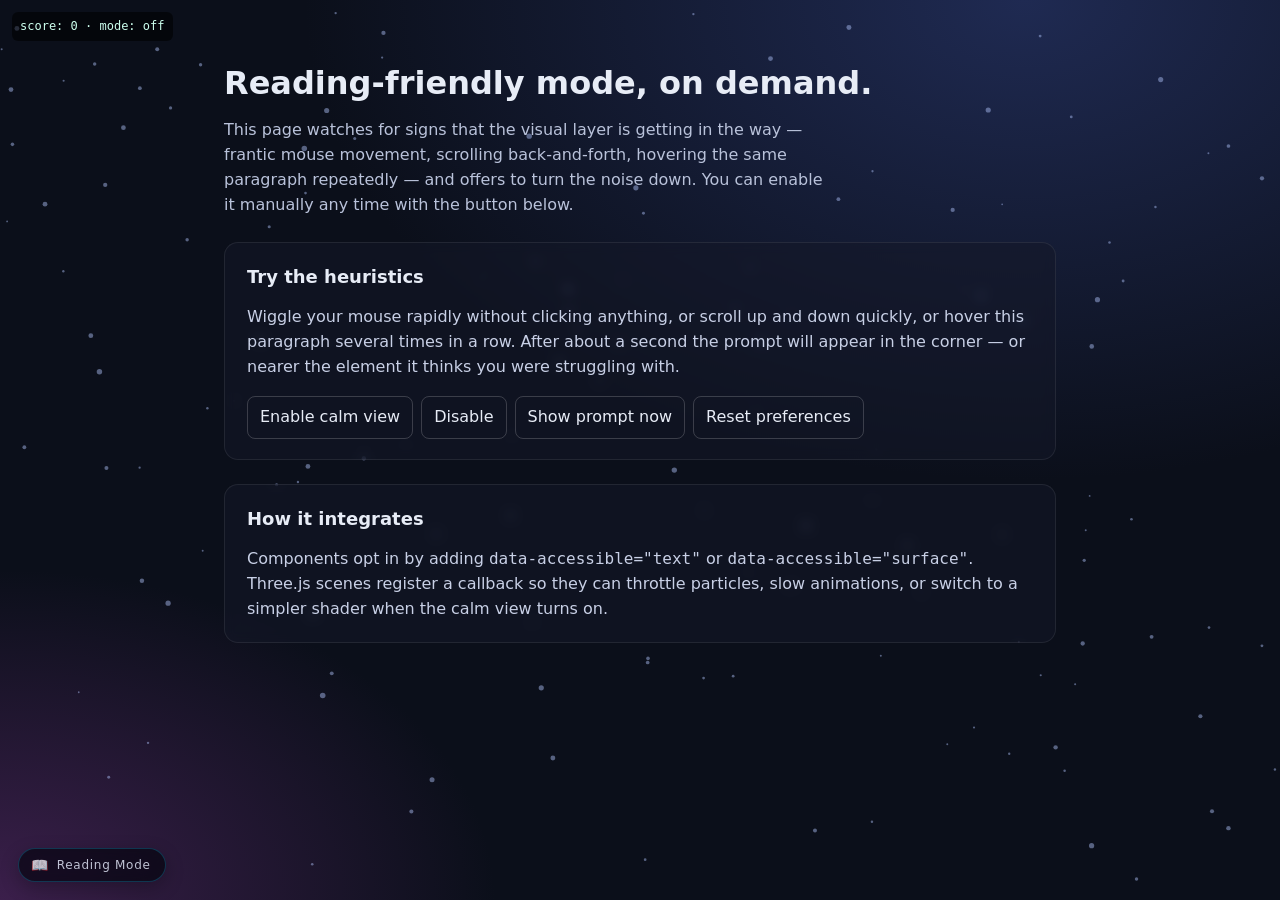
<file: accessibility-demo/index.html>
<!doctype html>
<html lang="en">
<head>
  <meta charset="utf-8" />
  <meta name="viewport" content="width=device-width, initial-scale=1" />
  <title>Adaptive Accessibility Layer — Demo</title>

  <!--
    Drop-in integration example.

    The accessibility layer is composed of two files (in this project they
    live under /assets/{css,js}/). The relative paths below assume this
    demo lives one level deep — adjust if you reorganize.
  -->
  <link rel="stylesheet" href="../assets/css/accessibility.css" />

  <style>
    /* Demo-only styles — your app's real styles go elsewhere. */
    :root { color-scheme: dark; }
    * { box-sizing: border-box; }
    html, body { margin: 0; padding: 0; }
    body {
      font: 16px/1.55 system-ui, -apple-system, "Segoe UI", Roboto, Inter, Arial, sans-serif;
      color: #e7ecf6;
      background:
        radial-gradient(1200px 800px at 80% 0%, #1f2a52 0%, transparent 60%),
        radial-gradient(900px 600px at 0% 100%, #3b1f4b 0%, transparent 55%),
        #0b0f1a;
      min-height: 100vh;
    }

    .stage {
      position: relative;
      max-width: 880px;
      margin: 0 auto;
      padding: 64px 24px 96px;
    }

    /* Animated decorative canvas — stand-in for a real Three.js scene. */
    #three-canvas {
      position: fixed;
      inset: 0;
      width: 100%;
      height: 100%;
      z-index: -1;
      transition: filter 220ms ease, opacity 220ms ease;
    }

    h1 { font-size: 32px; line-height: 1.2; margin: 0 0 8px; }
    .lede { color: #b9c2da; max-width: 60ch; }

    .card {
      background: rgba(20, 24, 40, 0.55);
      border: 1px solid rgba(255, 255, 255, 0.08);
      border-radius: 14px;
      padding: 20px 22px;
      margin: 24px 0;
      backdrop-filter: blur(6px);
    }

    .card h2 { margin-top: 0; font-size: 18px; }
    .card p  { color: #c8d0e6; margin: 8px 0 0; }

    .controls {
      display: flex;
      gap: 8px;
      flex-wrap: wrap;
      margin-top: 16px;
    }
    .btn {
      appearance: none;
      border: 1px solid rgba(255, 255, 255, 0.18);
      background: transparent;
      color: #e7ecf6;
      padding: 8px 12px;
      border-radius: 8px;
      font: inherit;
      cursor: pointer;
    }
    .btn:hover { border-color: #6c8cff; }
    .btn:focus-visible { outline: 3px solid #6c8cff; outline-offset: 2px; }

    .debug {
      position: fixed;
      top: 12px;
      left: 12px;
      font: 12px/1.4 ui-monospace, Menlo, Consolas, monospace;
      background: rgba(0, 0, 0, 0.55);
      color: #cfe;
      padding: 6px 8px;
      border-radius: 6px;
      pointer-events: none;
      z-index: 5;
    }
  </style>
</head>

<body>
  <!--
    PLACEHOLDER for a Three.js canvas. In the real app this is whatever the
    Three renderer attaches to. We tag it with `data-accessible="three-canvas"`
    so accessibility.css can dim/desaturate it in reduced-noise mode.

    For real performance gains (not just visual calming), the scene
    registers itself with `A11y.register(...)` in the script below to
    cut particle counts, animation speed, and shader load.
  -->
  <canvas id="three-canvas" data-accessible="three-canvas"
          data-accessible-motion="decorative"
          aria-hidden="true"></canvas>

  <main class="stage">
    <h1 data-accessible="text">Reading-friendly mode, on demand.</h1>

    <p class="lede" data-accessible="text">
      This page watches for signs that the visual layer is getting in the
      way — frantic mouse movement, scrolling back-and-forth, hovering the
      same paragraph repeatedly — and offers to turn the noise down. You
      can enable it manually any time with the button below.
    </p>

    <!-- Surface that responds to the mode flag (loses its glassy bg). -->
    <section class="card" data-accessible="surface">
      <h2 data-accessible="text">Try the heuristics</h2>
      <p data-accessible="text">
        Wiggle your mouse rapidly without clicking anything, or scroll up
        and down quickly, or hover this paragraph several times in a row.
        After about a second the prompt will appear in the corner — or
        nearer the element it thinks you were struggling with.
      </p>
      <div class="controls">
        <button class="btn" type="button" id="btn-enable">Enable calm view</button>
        <button class="btn" type="button" id="btn-disable">Disable</button>
        <button class="btn" type="button" id="btn-prompt">Show prompt now</button>
        <button class="btn" type="button" id="btn-reset">Reset preferences</button>
      </div>
    </section>

    <section class="card" data-accessible="surface">
      <h2 data-accessible="text">How it integrates</h2>
      <p data-accessible="text">
        Components opt in by adding <code>data-accessible="text"</code> or
        <code>data-accessible="surface"</code>. Three.js scenes register a
        callback so they can throttle particles, slow animations, or
        switch to a simpler shader when the calm view turns on.
      </p>
    </section>
  </main>

  <!-- Tiny debug readout so reviewers can see the score climb in real time. -->
  <div class="debug" id="debug">score: 0 · mode: off</div>

  <!-- Accessibility layer — must come after target DOM exists, or be
       deferred. It boots on DOMContentLoaded either way. -->
  <script src="../assets/js/accessibility.js" defer></script>

  <script defer>
    /* ----------------------------------------------------------------
       Demo glue: faux Three.js scene + manual controls + debug readout.
       In a real app the Three.js block would be your renderer and the
       A11y.register hook is where you'd reduce particle counts, etc.
       ---------------------------------------------------------------- */
    document.addEventListener('DOMContentLoaded', () => {
      // -------- Faux Three.js animation on the canvas (2D for demo) -----
      const canvas = document.getElementById('three-canvas');
      const ctx = canvas.getContext('2d');
      let particles = [];
      let speedScale = 1;
      let particleCount = 140;

      function resize() {
        canvas.width = window.innerWidth * devicePixelRatio;
        canvas.height = window.innerHeight * devicePixelRatio;
      }
      resize();
      window.addEventListener('resize', resize);

      function rebuildParticles() {
        particles = Array.from({ length: particleCount }, () => ({
          x: Math.random() * canvas.width,
          y: Math.random() * canvas.height,
          vx: (Math.random() - 0.5) * 0.6 * devicePixelRatio,
          vy: (Math.random() - 0.5) * 0.6 * devicePixelRatio,
          r: (Math.random() * 2 + 0.8) * devicePixelRatio,
        }));
      }
      rebuildParticles();

      function loop() {
        ctx.clearRect(0, 0, canvas.width, canvas.height);
        for (const p of particles) {
          p.x += p.vx * speedScale;
          p.y += p.vy * speedScale;
          if (p.x < 0 || p.x > canvas.width)  p.vx *= -1;
          if (p.y < 0 || p.y > canvas.height) p.vy *= -1;
          ctx.beginPath();
          ctx.arc(p.x, p.y, p.r, 0, Math.PI * 2);
          ctx.fillStyle = 'rgba(180, 200, 255, 0.45)';
          ctx.fill();
        }
        requestAnimationFrame(loop);
      }
      loop();

      // -------- Register with the accessibility layer ------------------
      // Wait a tick so window.A11y is defined (accessibility.js boots on
      // DOMContentLoaded too, so this fires after).
      queueMicrotask(() => {
        if (!window.A11y) return;
        window.A11y.register({
          onEnable() {
            // Real Three.js wins:
            //   scene.fog.density *= 0.5
            //   particles.material.opacity = 0.2
            //   renderer.setPixelRatio(1)
            //   composer.removePass(bloomPass)
            speedScale = 0.25;
            particleCount = 35;
            rebuildParticles();
          },
          onDisable() {
            speedScale = 1;
            particleCount = 140;
            rebuildParticles();
          },
        });
      });

      // -------- Manual controls ---------------------------------------
      const $ = (id) => document.getElementById(id);
      $('btn-enable').addEventListener('click',  () => window.A11y && A11y.enable());
      $('btn-disable').addEventListener('click', () => window.A11y && A11y.disable());
      $('btn-prompt').addEventListener('click',  () => window.A11y && A11y.showPromptNow());
      $('btn-reset').addEventListener('click',   () => window.A11y && A11y.reset());

      // -------- Debug readout -----------------------------------------
      const debug = document.getElementById('debug');
      setInterval(() => {
        if (!window.A11y) return;
        const s = window.A11y.getScore().toFixed(0).padStart(3, ' ');
        const mode = window.A11y.isEnabled() ? 'ON ' : 'off';
        debug.textContent = `score: ${s} · mode: ${mode}`;
      }, 250);

      // Listen on the public custom event too, just to demonstrate.
      document.addEventListener('a11y:mode-change', (e) => {
        console.log('[demo] a11y mode →', e.detail.enabled ? 'reduced' : 'normal');
      });
    });
  </script>
</body>
</html>
</file>
<file: assets/css/accessibility.css>
/* ============================================================================
   accessibility.css
   Adaptive accessibility layer — prompt UI, reduced-noise mode, and
   component-level hooks. Pairs with accessibility.js.

   Conventions
   - All public class/attribute names are `a11y-*` or `data-a11y-*`.
   - Visual mode is driven by a single root flag: `[data-a11y-mode="reduced"]`
     applied to <html>. Components opt in via `data-accessible="..."`.
   - Animations are short and subtle; everything respects prefers-reduced-motion.
   ============================================================================ */

/* ---------- Design tokens (default + reduced-noise overrides) -------------- */

:root {
  --a11y-prompt-bg: rgba(20, 22, 30, 0.92);
  --a11y-prompt-fg: #ffffff;
  --a11y-prompt-muted: #c8d0e6;
  --a11y-prompt-accent: #6c8cff;
  --a11y-prompt-accent-fg: #ffffff;
  --a11y-prompt-radius: 14px;
  --a11y-prompt-shadow: 0 12px 40px rgba(0, 0, 0, 0.32);
  --a11y-focus-ring: 3px solid #6c8cff;
  --a11y-transition: 220ms cubic-bezier(0.2, 0.7, 0.2, 1);
}

/* When reduced-noise mode is active, document-level tokens shift toward
   higher contrast, calmer surfaces, and more breathing room. Components
   that consume these (or are tagged data-accessible) get the change for
   free without rewriting their styles. */
:root[data-a11y-mode="reduced"] {
  --a11y-text-color: #0b0f1a;
  --a11y-bg-color: #fafbfd;
  --a11y-line-height: 1.7;
  --a11y-letter-spacing: 0.01em;
  --a11y-font-scale: 1.06;
}

/* ============================================================================
   Reduced-noise / Calm mode for this portfolio.

   Strategy: re-skin the entire dark, cyan-on-black theme into a clean,
   high-contrast LIGHT reading view. We do this by overriding the site's
   own CSS custom properties at the document root — every component that
   uses var(--bg), var(--cyan), var(--white), etc. automatically retones,
   so we don't have to chase every single rule.

   On top of that, we explicitly:
     - hide pure-decoration layers (three.js canvas, grain, custom cursor)
     - restore the native OS cursor
     - flatten gradients, glows, and box-shadows to plain borders
     - shut off all decorative animations
   ========================================================================== */

/* 1. Theme token overrides — the heart of calm mode. ----------------------- */
:root[data-a11y-mode="reduced"] {
  /* Surfaces */
  --bg:        #ffffff;          /* page background */
  --bg1:       #f7f9fc;          /* card / panel background */
  --bg2:       #eef2f7;          /* hover / sunken surface */

  /* Accents — kept as accent, but darkened to meet WCAG AA on white */
  --cyan:      #006d8f;          /* primary accent (was neon #00d4ff) */
  --cyan2:    #00566f;
  --cyan-dim: rgba(0, 109, 143, 0.08);
  --orange:   #b8431a;           /* secondary accent, also darkened */
  --orange-dim: rgba(184, 67, 26, 0.08);

  /* Text */
  --white:    #0e1116;           /* primary body text (was near-white) */
  --text-mid: #2c3340;           /* secondary text */
  --text-dim: #5a6573;           /* meta / labels */

  /* Borders / dividers */
  --grey:     #d6dce4;
  --grey2:    #e4e9f0;
}

/* 2. Base body — calm typography. ------------------------------------------ */
:root[data-a11y-mode="reduced"] body {
  background: #ffffff !important;
  color: #0e1116 !important;
  cursor: auto !important;                  /* style.css set cursor:none */
  font-family: -apple-system, BlinkMacSystemFont, "Segoe UI", system-ui,
               "Helvetica Neue", Arial, sans-serif !important;
  letter-spacing: 0.005em;
  line-height: 1.7;
}

:root[data-a11y-mode="reduced"] ::selection {
  background: #006d8f;
  color: #ffffff;
}

/* 3. Kill the ambient noise layers entirely. ------------------------------- */
:root[data-a11y-mode="reduced"] #three-canvas,
:root[data-a11y-mode="reduced"] #grain,
:root[data-a11y-mode="reduced"] #cur,
:root[data-a11y-mode="reduced"] #cur-ring,
:root[data-a11y-mode="reduced"] #hero-canvas-mini {
  display: none !important;
}

/* Loader can stay visible briefly, but in light tones. */
:root[data-a11y-mode="reduced"] #loader {
  background: #ffffff !important;
  color: #0e1116 !important;
}

/* 4. Flatten the navbar — was rgba dark glass + cyan tint. ----------------- */
:root[data-a11y-mode="reduced"] #navbar {
  background: rgba(255, 255, 255, 0.95) !important;
  border-bottom: 1px solid #e4e9f0 !important;
  backdrop-filter: none !important;
  -webkit-backdrop-filter: none !important;
}

/* 5. Section + card surfaces — solid light cards with crisp borders. ------- */
:root[data-a11y-mode="reduced"] section,
:root[data-a11y-mode="reduced"] #techstrip,
:root[data-a11y-mode="reduced"] footer {
  background: #ffffff !important;
}

:root[data-a11y-mode="reduced"] .about-card,
:root[data-a11y-mode="reduced"] .skill-card,
:root[data-a11y-mode="reduced"] .proj-card,
:root[data-a11y-mode="reduced"] .edu-card,
:root[data-a11y-mode="reduced"] .edu-visual,
:root[data-a11y-mode="reduced"] .competency,
:root[data-a11y-mode="reduced"] .hero-3d-frame,
:root[data-a11y-mode="reduced"] .hero-badge,
:root[data-a11y-mode="reduced"] .about-open,
:root[data-a11y-mode="reduced"] .about-location,
:root[data-a11y-mode="reduced"] .exp-item,
:root[data-a11y-mode="reduced"] .contact-link {
  background: #f7f9fc !important;
  border: 1px solid #d6dce4 !important;
  box-shadow: none !important;
  backdrop-filter: none !important;
}

/* The hero 3D frame is now empty; collapse it so it doesn't leave a hole. */
:root[data-a11y-mode="reduced"] .hero-3d-frame {
  display: none !important;
}
:root[data-a11y-mode="reduced"] .hero-inner {
  grid-template-columns: 1fr !important;
}

/* 6. Hide ::before / ::after corner accents + cyan glow strokes. ----------- */
:root[data-a11y-mode="reduced"] .about-card::before,
:root[data-a11y-mode="reduced"] .skill-card::after,
:root[data-a11y-mode="reduced"] .exp-item::before,
:root[data-a11y-mode="reduced"] .hero-3d-frame::before,
:root[data-a11y-mode="reduced"] .hero-3d-frame::after,
:root[data-a11y-mode="reduced"] .sec-label::before {
  display: none !important;
}

/* 7. Buttons — keep their meaning, lose the neon. -------------------------- */
:root[data-a11y-mode="reduced"] .btn {
  cursor: pointer !important;
  border-radius: 6px;
}
:root[data-a11y-mode="reduced"] .btn-primary {
  background: #006d8f !important;
  color: #ffffff !important;
  border: 1px solid #006d8f !important;
}
:root[data-a11y-mode="reduced"] .btn-primary:hover {
  background: #00566f !important;
  box-shadow: none !important;
  transform: none !important;
}
:root[data-a11y-mode="reduced"] .btn-outline {
  background: #ffffff !important;
  color: #006d8f !important;
  border: 1px solid #006d8f !important;
}
:root[data-a11y-mode="reduced"] .btn-outline:hover {
  background: #eaf6fb !important;
  transform: none !important;
}

/* 8. Hero title — was three lines with gradient + cyan middle. ------------- */
:root[data-a11y-mode="reduced"] .hero-title,
:root[data-a11y-mode="reduced"] .hero-title .tinner,
:root[data-a11y-mode="reduced"] .tline:nth-child(1) .tinner,
:root[data-a11y-mode="reduced"] .tline:nth-child(2) .tinner,
:root[data-a11y-mode="reduced"] .tline:nth-child(3) .tinner {
  color: #0e1116 !important;
  background: none !important;
  -webkit-text-fill-color: #0e1116 !important;
  text-shadow: none !important;
}

/* 9. Pills / chips — readable on white. ------------------------------------ */
:root[data-a11y-mode="reduced"] .skill-pill,
:root[data-a11y-mode="reduced"] .proj-tech-tag {
  background: #eef2f7 !important;
  border: 1px solid #d6dce4 !important;
  color: #2c3340 !important;
}
:root[data-a11y-mode="reduced"] .skill-card:hover .skill-pill {
  border-color: #006d8f !important;
  color: #006d8f !important;
}

/* 10. Form inputs — visible borders on white. ------------------------------ */
:root[data-a11y-mode="reduced"] .form-input,
:root[data-a11y-mode="reduced"] .form-textarea {
  background: #ffffff !important;
  border: 1px solid #c2cadb !important;
  color: #0e1116 !important;
}
:root[data-a11y-mode="reduced"] .form-input::placeholder,
:root[data-a11y-mode="reduced"] .form-textarea::placeholder {
  color: #7a8597 !important;
}
:root[data-a11y-mode="reduced"] .form-submit {
  background: #006d8f !important;
  color: #ffffff !important;
  border: 1px solid #006d8f !important;
}

/* 11. Skill bars — solid, no glow. ----------------------------------------- */
:root[data-a11y-mode="reduced"] .skill-bar-track {
  background: #e4e9f0 !important;
}
:root[data-a11y-mode="reduced"] .skill-bar-fill {
  background: #006d8f !important;
  box-shadow: none !important;
}

/* 12. Tech-strip — stop the marquee animation, show it as a static row. ---- */
:root[data-a11y-mode="reduced"] .strip-track {
  animation: none !important;
  transform: none !important;
  flex-wrap: wrap !important;
  justify-content: center;
  gap: 0.5rem 1.25rem !important;
}
:root[data-a11y-mode="reduced"] .strip-item {
  color: #2c3340 !important;
}
:root[data-a11y-mode="reduced"] .strip-dot {
  background: #006d8f !important;
}

/* 13. Scrollbar — light themed. -------------------------------------------- */
:root[data-a11y-mode="reduced"] ::-webkit-scrollbar-track {
  background: #f7f9fc !important;
}
:root[data-a11y-mode="reduced"] ::-webkit-scrollbar-thumb {
  background: #b9c2d0 !important;
}

/* 14. Kill ALL decorative animation and motion globally in calm mode. ------ */
:root[data-a11y-mode="reduced"] *,
:root[data-a11y-mode="reduced"] *::before,
:root[data-a11y-mode="reduced"] *::after {
  animation: none !important;
  transition: none !important;
}

/* 15. Restore content layers that the dark theme animated INTO view.
   In the dark theme, .reveal / .tinner / .hero-* start invisible and
   animate to opacity 1. With animations killed (rule 14) they'd stay
   stuck at opacity 0. Force them visible. */
:root[data-a11y-mode="reduced"] .reveal,
:root[data-a11y-mode="reduced"] .reveal-left,
:root[data-a11y-mode="reduced"] .reveal-right,
:root[data-a11y-mode="reduced"] .hero-badge,
:root[data-a11y-mode="reduced"] .hero-title,
:root[data-a11y-mode="reduced"] .hero-title .tinner,
:root[data-a11y-mode="reduced"] .hero-sub,
:root[data-a11y-mode="reduced"] .hero-meta,
:root[data-a11y-mode="reduced"] .hero-ctas,
:root[data-a11y-mode="reduced"] .hero-right {
  opacity: 1 !important;
  transform: none !important;
  visibility: visible !important;
}

/* 16. Optional text-block tweaks for anything tagged data-accessible. ------ */
:root[data-a11y-mode="reduced"] [data-accessible="text"],
:root[data-a11y-mode="reduced"] [data-accessible] p,
:root[data-a11y-mode="reduced"] [data-accessible] li {
  line-height: 1.75;
  letter-spacing: 0.01em;
  color: #0e1116;
}

/* 17. Exit pill — only rendered & visible while calm mode is active. ------- */
.a11y-exit {
  display: none;
}
:root[data-a11y-mode="reduced"] .a11y-exit {
  display: inline-flex;
  align-items: center;
  gap: 8px;
  position: fixed;
  bottom: 18px;
  right: 18px;
  z-index: 2147482000;
  padding: 9px 14px;
  border-radius: 999px;
  background: #ffffff;
  color: #0e1116;
  border: 1px solid #c2cadb;
  box-shadow: 0 6px 18px rgba(11, 15, 26, 0.12);
  font: 13px/1 -apple-system, BlinkMacSystemFont, "Segoe UI", system-ui, Arial, sans-serif;
  font-weight: 600;
  cursor: pointer;
}
:root[data-a11y-mode="reduced"] .a11y-exit:hover {
  border-color: #006d8f;
  color: #006d8f;
}
:root[data-a11y-mode="reduced"] .a11y-exit::before {
  content: "📖";
  font-size: 14px;
}
:root[data-a11y-mode="reduced"] .a11y-exit:focus-visible {
  outline: var(--a11y-focus-ring);
  outline-offset: 2px;
}

/* 18. Voice Reader toolbar — only visible in Reading Mode. ----------------- */
.a11y-voice {
  display: none;
}
:root[data-a11y-mode="reduced"] .a11y-voice {
  display: inline-flex;
  align-items: center;
  gap: 4px;
  position: fixed;
  bottom: 70px;            /* sits above the Exit Reading Mode pill */
  right: 18px;
  z-index: 2147482000;
  padding: 6px 10px 6px 6px;
  border-radius: 999px;
  background: #ffffff;
  border: 1px solid #c2cadb;
  box-shadow: 0 6px 18px rgba(11, 15, 26, 0.12);
  font: 13px/1 -apple-system, BlinkMacSystemFont, "Segoe UI", system-ui, Arial, sans-serif;
}
:root[data-a11y-mode="reduced"] .a11y-voice__btn {
  width: 30px;
  height: 30px;
  border-radius: 50%;
  border: none;
  background: transparent;
  color: #006d8f;
  cursor: pointer;
  font-size: 13px;
  line-height: 1;
  display: inline-flex;
  align-items: center;
  justify-content: center;
  padding: 0;
}
:root[data-a11y-mode="reduced"] .a11y-voice__btn:hover:not([disabled]) {
  background: #eaf6fb;
}
:root[data-a11y-mode="reduced"] .a11y-voice__btn:focus-visible {
  outline: var(--a11y-focus-ring);
  outline-offset: 2px;
}
:root[data-a11y-mode="reduced"] .a11y-voice__btn[disabled] {
  opacity: 0.35;
  cursor: not-allowed;
}
:root[data-a11y-mode="reduced"] .a11y-voice.is-playing .a11y-voice__btn[data-action="play"] {
  background: #006d8f;
  color: #ffffff;
}
:root[data-a11y-mode="reduced"] .a11y-voice__label {
  font-weight: 600;
  color: #0e1116;
  padding: 0 8px 0 4px;
  min-width: 78px;
  text-align: left;
}

/* 19. Highlight for the sentence/block currently being spoken. ------------- */
:root[data-a11y-mode="reduced"] .a11y-speaking {
  background: #fff8d6 !important;
  box-shadow:
    -8px 0 0 #fff8d6,
    8px 0 0 #fff8d6,
    inset 3px 0 0 #d4a017 !important;
  border-radius: 2px;
  color: #0e1116 !important;
}

/* 20. Reading Mode launcher — always-visible manual entry point.
   Sits unobtrusively at bottom-left so it never collides with the Exit
   pill / Voice toolbar (both bottom-right) when Reading Mode is active.
   In Reading Mode itself, the launcher is hidden — the Exit pill handles
   the reverse action. */
.a11y-launcher {
  position: fixed;
  bottom: 18px;
  left: 18px;
  z-index: 2147481000;       /* below prompt (2147483000), above page */
  display: inline-flex;
  align-items: center;
  gap: 8px;
  padding: 9px 14px 9px 12px;
  border-radius: 999px;
  background: rgba(2, 4, 9, 0.82);
  -webkit-backdrop-filter: blur(12px) saturate(140%);
  backdrop-filter: blur(12px) saturate(140%);
  border: 1px solid rgba(0, 212, 255, 0.28);
  color: #e8f4fd;
  font: 12px/1 -apple-system, BlinkMacSystemFont, "Segoe UI", system-ui, Arial, sans-serif;
  font-weight: 500;
  letter-spacing: 0.06em;
  cursor: pointer;
  opacity: 0.78;
  transition: opacity 0.25s, transform 0.25s, border-color 0.25s, background 0.25s;
  box-shadow: 0 6px 20px rgba(0, 0, 0, 0.35);
}
.a11y-launcher:hover {
  opacity: 1;
  transform: translateY(-2px);
  border-color: rgba(0, 212, 255, 0.55);
  background: rgba(2, 4, 9, 0.92);
}
.a11y-launcher:focus-visible {
  opacity: 1;
  outline: var(--a11y-focus-ring);
  outline-offset: 2px;
}
.a11y-launcher__icon { font-size: 14px; line-height: 1; }
.a11y-launcher__label { line-height: 1; }

/* Hide while Reading Mode is active (the Exit pill takes over there). */
:root[data-a11y-mode="reduced"] .a11y-launcher { display: none !important; }

/* Mobile — collapse to a round icon-only button. */
@media (max-width: 540px) {
  .a11y-launcher {
    left: 12px;
    bottom: 12px;
    width: 44px;
    height: 44px;
    padding: 0;
    justify-content: center;
    gap: 0;
  }
  .a11y-launcher__label { display: none; }
  .a11y-launcher__icon { font-size: 18px; }
}

/* 21. Honor OS-level reduced-motion regardless of calm mode. --------------- */
@media (prefers-reduced-motion: reduce) {
  :root [data-accessible-motion="decorative"] {
    animation: none !important;
    transition: none !important;
  }
}

/* ---------- Prompt: container ---------------------------------------------- */

.a11y-prompt {
  position: fixed;
  z-index: 2147483000; /* above app chrome but below browser dialogs */
  max-width: 360px;
  padding: 14px 16px 12px;
  border-radius: var(--a11y-prompt-radius);
  background: var(--a11y-prompt-bg);
  color: var(--a11y-prompt-fg);
  box-shadow: var(--a11y-prompt-shadow);
  font: 14px/1.5 system-ui, -apple-system, "Segoe UI", Roboto, Inter, Arial, sans-serif;
  backdrop-filter: saturate(140%) blur(8px);
  -webkit-backdrop-filter: saturate(140%) blur(8px);

  /* Default anchor: bottom-right. JS may override with inline styles
     when the prompt is positioned near the area of struggle. */
  right: 18px;
  bottom: 18px;

  /* Animate in. Class `is-visible` flips opacity/transform. */
  opacity: 0;
  transform: translateY(8px) scale(0.98);
  pointer-events: none;
  transition:
    opacity var(--a11y-transition),
    transform var(--a11y-transition);
}

.a11y-prompt.is-visible {
  opacity: 1;
  transform: translateY(0) scale(1);
  pointer-events: auto;
}

.a11y-prompt[hidden] {
  display: none !important;
}

.a11y-prompt__title {
  font-weight: 600;
  font-size: 14px;
  margin: 0 0 4px;
  letter-spacing: 0.01em;
}

.a11y-prompt__body {
  margin: 0 0 12px;
  color: var(--a11y-prompt-muted);
  font-size: 13px;
}

.a11y-prompt__actions {
  display: flex;
  gap: 8px;
  align-items: center;
  flex-wrap: wrap;
}

.a11y-prompt__btn {
  appearance: none;
  border: 1px solid transparent;
  border-radius: 8px;
  padding: 8px 12px;
  font: inherit;
  font-weight: 600;
  cursor: pointer;
  background: transparent;
  color: var(--a11y-prompt-fg);
  transition: background var(--a11y-transition), border-color var(--a11y-transition);
}

.a11y-prompt__btn--primary {
  background: var(--a11y-prompt-accent);
  color: var(--a11y-prompt-accent-fg);
  border-color: var(--a11y-prompt-accent);
}

.a11y-prompt__btn--primary:hover {
  background: #5a78f0;
  border-color: #5a78f0;
}

.a11y-prompt__btn--ghost {
  border-color: rgba(255, 255, 255, 0.18);
  color: var(--a11y-prompt-muted);
}

.a11y-prompt__btn--ghost:hover {
  border-color: rgba(255, 255, 255, 0.4);
  color: var(--a11y-prompt-fg);
}

.a11y-prompt__btn--link {
  background: transparent;
  color: var(--a11y-prompt-muted);
  padding: 6px 4px;
  text-decoration: underline;
  text-underline-offset: 3px;
  margin-left: auto; /* push "don't show again" to the far right */
  font-weight: 500;
  font-size: 12.5px;
}

.a11y-prompt__btn--link:hover {
  color: var(--a11y-prompt-fg);
}

.a11y-prompt__btn:focus-visible {
  outline: var(--a11y-focus-ring);
  outline-offset: 2px;
}

/* Close (×) for keyboard parity — visually subtle. */
.a11y-prompt__close {
  position: absolute;
  top: 6px;
  right: 8px;
  background: transparent;
  border: none;
  color: var(--a11y-prompt-muted);
  font-size: 18px;
  line-height: 1;
  padding: 4px 6px;
  cursor: pointer;
  border-radius: 6px;
}

.a11y-prompt__close:hover { color: var(--a11y-prompt-fg); }
.a11y-prompt__close:focus-visible {
  outline: var(--a11y-focus-ring);
  outline-offset: 2px;
}

/* When anchored near the area of struggle, JS sets data-anchored="true"
   and adjusts inline `top`/`left`. We only fine-tune the entry animation
   so the prompt appears to come *from* that area. */
.a11y-prompt[data-anchored="true"] {
  transform: translateY(0) scale(0.96);
}
.a11y-prompt[data-anchored="true"].is-visible {
  transform: translateY(0) scale(1);
}

/* ---------- Prompt appearance under reduced-noise mode --------------------- */

:root[data-a11y-mode="reduced"] .a11y-prompt {
  background: #ffffff;
  color: #0b0f1a;
  box-shadow: 0 8px 24px rgba(11, 15, 26, 0.18);
  border: 1px solid #d9deea;
  backdrop-filter: none;
  -webkit-backdrop-filter: none;
}
:root[data-a11y-mode="reduced"] .a11y-prompt__body { color: #3a4358; }
:root[data-a11y-mode="reduced"] .a11y-prompt__btn--ghost {
  border-color: #c2cadb;
  color: #3a4358;
}
:root[data-a11y-mode="reduced"] .a11y-prompt__btn--ghost:hover {
  border-color: #6c8cff;
  color: #0b0f1a;
}
:root[data-a11y-mode="reduced"] .a11y-prompt__btn--link { color: #3a4358; }

/* ---------- Mobile / narrow viewports -------------------------------------- */

@media (max-width: 480px) {
  .a11y-prompt {
    left: 12px;
    right: 12px;
    bottom: 12px;
    max-width: none;
  }
  /* Reading Mode pills: compact, edge-hugging, stacked. */
  :root[data-a11y-mode="reduced"] .a11y-exit {
    bottom: 12px;
    right: 12px;
    padding: 8px 12px;
    font-size: 12px;
  }
  :root[data-a11y-mode="reduced"] .a11y-voice {
    bottom: 60px;
    right: 12px;
    left: auto;
    padding: 4px 8px 4px 4px;
  }
  :root[data-a11y-mode="reduced"] .a11y-voice__label {
    /* Hide label on very narrow screens — icons are self-explanatory. */
    display: none;
  }
  :root[data-a11y-mode="reduced"] .a11y-voice__btn {
    width: 34px; height: 34px;          /* larger touch targets */
    font-size: 14px;
  }
}

/* ---------- Legacy compatibility (existing portfolio markup) --------------- */

/* Older styles in this project used body.a11y-reduce-bg. Keep that working
   by aliasing it to the new mode flag rules where reasonable. */
body.a11y-reduce-bg #three-canvas {
  filter: brightness(0.55) saturate(0.7) contrast(0.95);
  opacity: 0.75;
  transition: filter var(--a11y-transition), opacity var(--a11y-transition);
}
</file>
